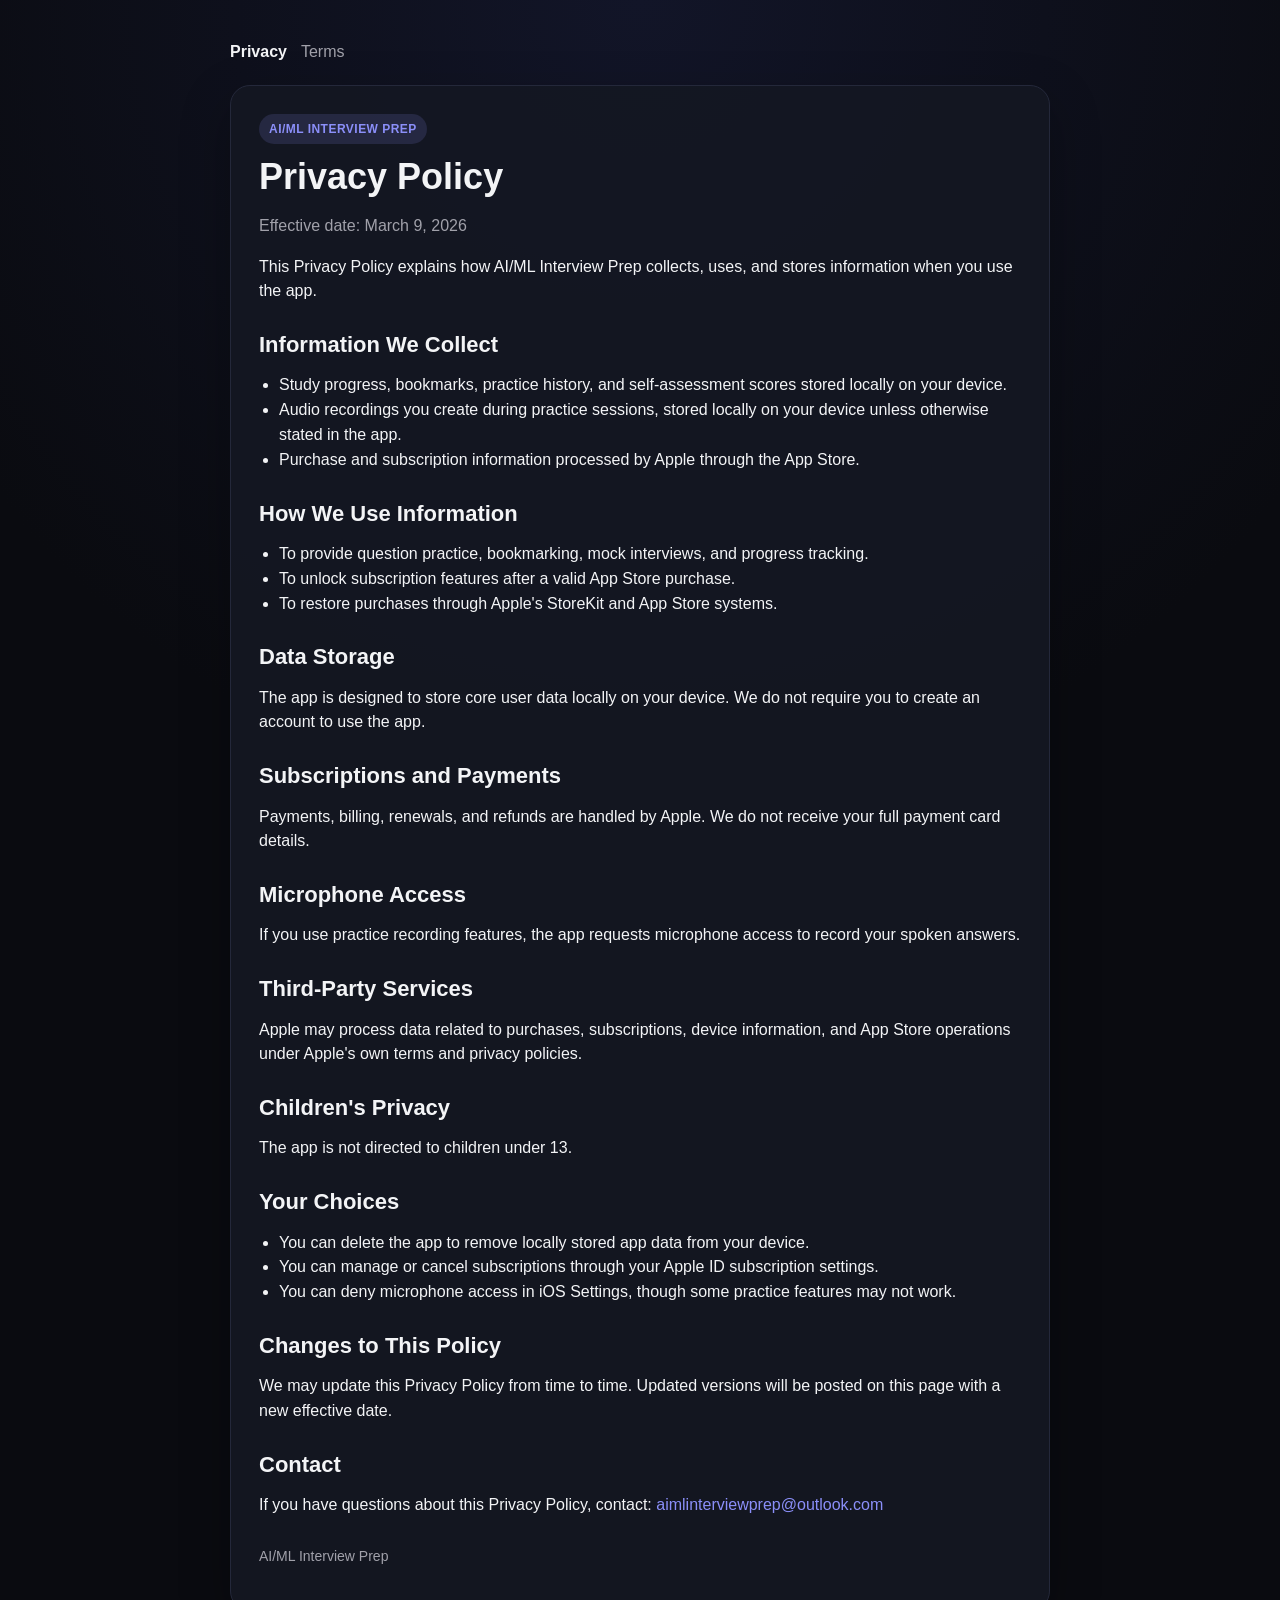
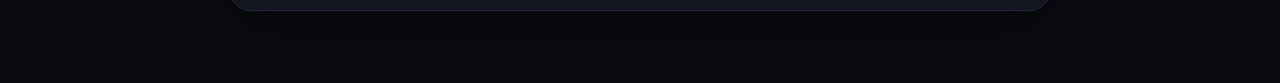
<file: index.html>
<!doctype html>
<html lang="en">
<head>
  <meta charset="utf-8">
  <meta http-equiv="refresh" content="0; url=privacy/">
  <title>ML Interview Prep – Legal</title>
</head>
<body>
  <a href="privacy/">Privacy Policy</a>
</body>
</html>
</file>
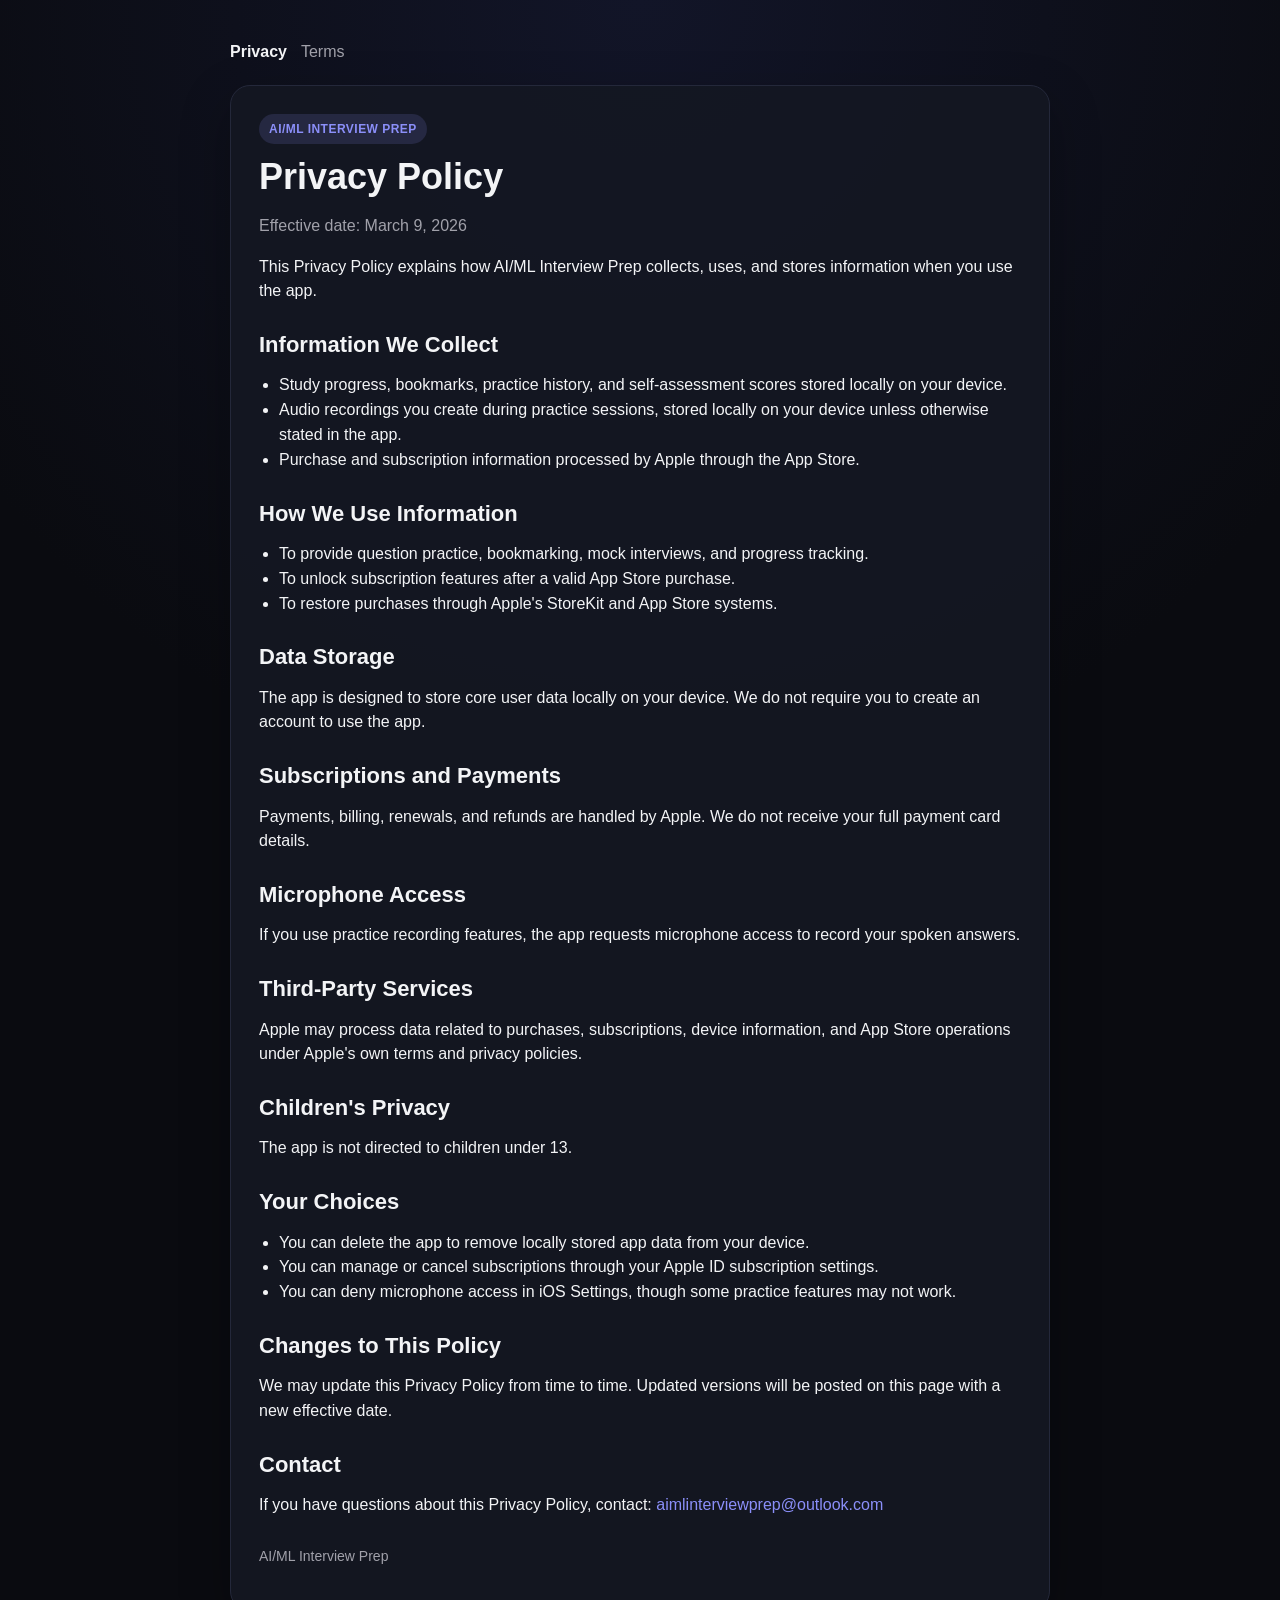
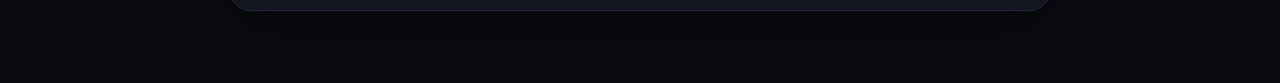
<file: privacy/index.html>
<!doctype html>
<html lang="en">
<head>
  <meta charset="utf-8">
  <meta name="viewport" content="width=device-width, initial-scale=1">
  <title>Privacy Policy | AI/ML Interview Prep</title>
  <link rel="stylesheet" href="../styles.css">
</head>
<body>
  <main class="page">
    <nav class="nav">
      <a class="active" href="../privacy/">Privacy</a>
      <a href="../terms/">Terms</a>
    </nav>

    <section class="card">
      <div class="eyebrow">AI/ML Interview Prep</div>
      <h1>Privacy Policy</h1>
      <p class="meta">Effective date: March 9, 2026</p>

      <p>
        This Privacy Policy explains how AI/ML Interview Prep collects, uses, and stores information when you use the app.
      </p>

      <h2>Information We Collect</h2>
      <ul>
        <li>Study progress, bookmarks, practice history, and self-assessment scores stored locally on your device.</li>
        <li>Audio recordings you create during practice sessions, stored locally on your device unless otherwise stated in the app.</li>
        <li>Purchase and subscription information processed by Apple through the App Store.</li>
      </ul>

      <h2>How We Use Information</h2>
      <ul>
        <li>To provide question practice, bookmarking, mock interviews, and progress tracking.</li>
        <li>To unlock subscription features after a valid App Store purchase.</li>
        <li>To restore purchases through Apple's StoreKit and App Store systems.</li>
      </ul>

      <h2>Data Storage</h2>
      <p>
        The app is designed to store core user data locally on your device. We do not require you to create an account to use the app.
      </p>

      <h2>Subscriptions and Payments</h2>
      <p>
        Payments, billing, renewals, and refunds are handled by Apple. We do not receive your full payment card details.
      </p>

      <h2>Microphone Access</h2>
      <p>
        If you use practice recording features, the app requests microphone access to record your spoken answers.
      </p>

      <h2>Third-Party Services</h2>
      <p>
        Apple may process data related to purchases, subscriptions, device information, and App Store operations under Apple's own terms and privacy policies.
      </p>

      <h2>Children's Privacy</h2>
      <p>
        The app is not directed to children under 13.
      </p>

      <h2>Your Choices</h2>
      <ul>
        <li>You can delete the app to remove locally stored app data from your device.</li>
        <li>You can manage or cancel subscriptions through your Apple ID subscription settings.</li>
        <li>You can deny microphone access in iOS Settings, though some practice features may not work.</li>
      </ul>

      <h2>Changes to This Policy</h2>
      <p>
        We may update this Privacy Policy from time to time. Updated versions will be posted on this page with a new effective date.
      </p>

      <h2>Contact</h2>
      <p>
        If you have questions about this Privacy Policy, contact: <a href="mailto:aimlinterviewprep@outlook.com">aimlinterviewprep@outlook.com</a>
      </p>

      <p class="footer">AI/ML Interview Prep</p>
    </section>
  </main>
</body>
</html>
</file>
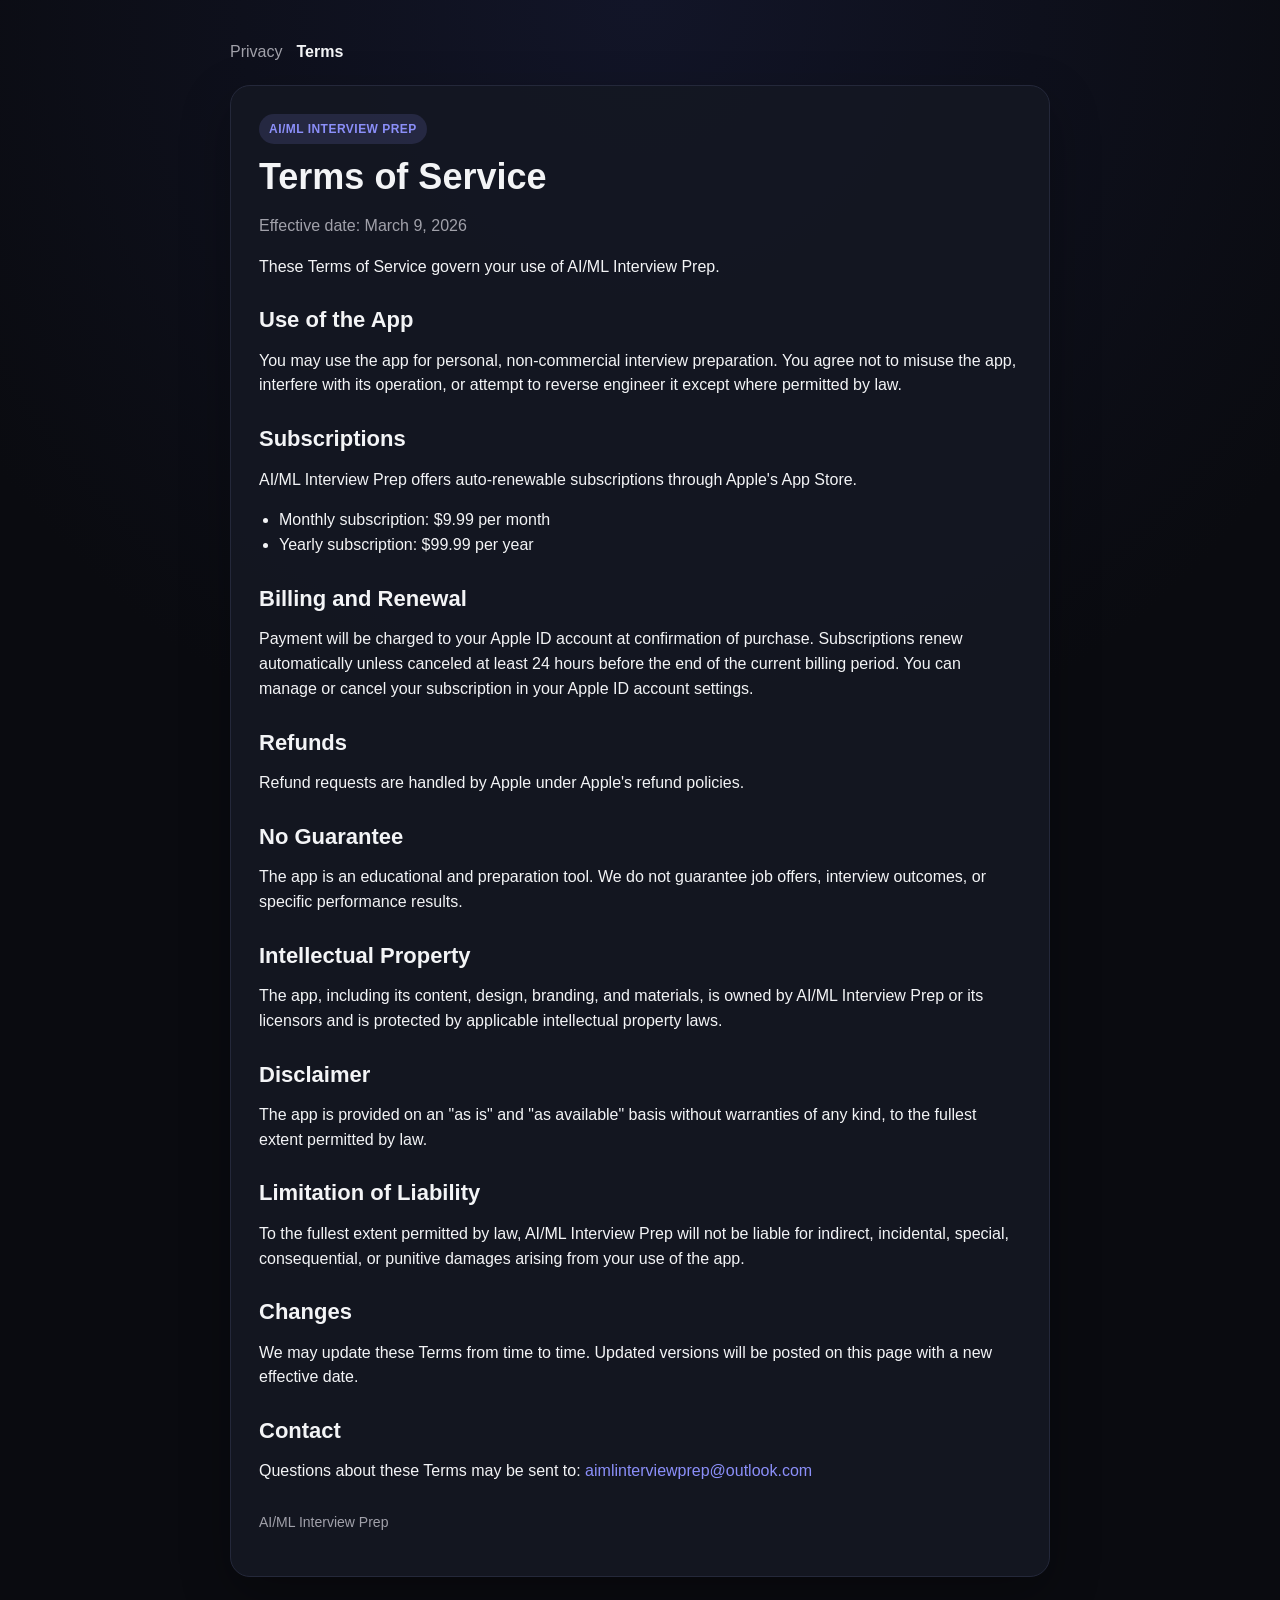
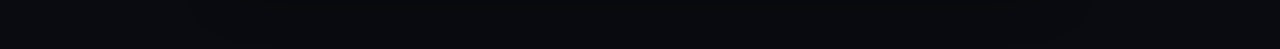
<file: terms/index.html>
<!doctype html>
<html lang="en">
<head>
  <meta charset="utf-8">
  <meta name="viewport" content="width=device-width, initial-scale=1">
  <title>Terms of Service | AI/ML Interview Prep</title>
  <link rel="stylesheet" href="../styles.css">
</head>
<body>
  <main class="page">
    <nav class="nav">
      <a href="../privacy/">Privacy</a>
      <a class="active" href="../terms/">Terms</a>
    </nav>

    <section class="card">
      <div class="eyebrow">AI/ML Interview Prep</div>
      <h1>Terms of Service</h1>
      <p class="meta">Effective date: March 9, 2026</p>

      <p>
        These Terms of Service govern your use of AI/ML Interview Prep.
      </p>

      <h2>Use of the App</h2>
      <p>
        You may use the app for personal, non-commercial interview preparation. You agree not to misuse the app, interfere with its operation, or attempt to reverse engineer it except where permitted by law.
      </p>

      <h2>Subscriptions</h2>
      <p>
        AI/ML Interview Prep offers auto-renewable subscriptions through Apple's App Store.
      </p>
      <ul>
        <li>Monthly subscription: $9.99 per month</li>
        <li>Yearly subscription: $99.99 per year</li>
      </ul>

      <h2>Billing and Renewal</h2>
      <p>
        Payment will be charged to your Apple ID account at confirmation of purchase. Subscriptions renew automatically unless canceled at least 24 hours before the end of the current billing period. You can manage or cancel your subscription in your Apple ID account settings.
      </p>

      <h2>Refunds</h2>
      <p>
        Refund requests are handled by Apple under Apple's refund policies.
      </p>

      <h2>No Guarantee</h2>
      <p>
        The app is an educational and preparation tool. We do not guarantee job offers, interview outcomes, or specific performance results.
      </p>

      <h2>Intellectual Property</h2>
      <p>
        The app, including its content, design, branding, and materials, is owned by AI/ML Interview Prep or its licensors and is protected by applicable intellectual property laws.
      </p>

      <h2>Disclaimer</h2>
      <p>
        The app is provided on an "as is" and "as available" basis without warranties of any kind, to the fullest extent permitted by law.
      </p>

      <h2>Limitation of Liability</h2>
      <p>
        To the fullest extent permitted by law, AI/ML Interview Prep will not be liable for indirect, incidental, special, consequential, or punitive damages arising from your use of the app.
      </p>

      <h2>Changes</h2>
      <p>
        We may update these Terms from time to time. Updated versions will be posted on this page with a new effective date.
      </p>

      <h2>Contact</h2>
      <p>
        Questions about these Terms may be sent to: <a href="mailto:aimlinterviewprep@outlook.com">aimlinterviewprep@outlook.com</a>
      </p>

      <p class="footer">AI/ML Interview Prep</p>
    </section>
  </main>
</body>
</html>
</file>
<file: styles.css>
:root {
  --bg: #0a0b10;
  --panel: #141722;
  --text: #f3f4f6;
  --muted: #a1a1aa;
  --accent: #8b8ff9;
  --accent-2: #6d28d9;
  --border: #24283a;
  --maxw: 860px;
}

* {
  box-sizing: border-box;
}

html, body {
  margin: 0;
  padding: 0;
  background: radial-gradient(circle at top, #121528 0%, var(--bg) 45%);
  color: var(--text);
  font-family: -apple-system, BlinkMacSystemFont, "Segoe UI", sans-serif;
  line-height: 1.55;
}

a {
  color: var(--accent);
  text-decoration: none;
}

a:hover {
  text-decoration: underline;
}

.page {
  max-width: var(--maxw);
  margin: 0 auto;
  padding: 40px 20px 72px;
}

.card {
  background: rgba(20, 23, 34, 0.92);
  border: 1px solid var(--border);
  border-radius: 20px;
  padding: 28px;
  box-shadow: 0 18px 50px rgba(0, 0, 0, 0.28);
}

.eyebrow {
  display: inline-block;
  margin-bottom: 12px;
  padding: 6px 10px;
  border-radius: 999px;
  background: rgba(139, 143, 249, 0.15);
  color: var(--accent);
  font-size: 12px;
  font-weight: 700;
  letter-spacing: 0.04em;
  text-transform: uppercase;
}

h1, h2, h3 {
  margin: 0 0 12px;
  line-height: 1.15;
}

h1 {
  font-size: 36px;
}

h2 {
  margin-top: 28px;
  font-size: 22px;
}

p, li {
  color: var(--text);
  font-size: 16px;
}

ul {
  padding-left: 20px;
}

.muted, .meta {
  color: var(--muted);
}

.nav {
  display: flex;
  gap: 14px;
  margin-bottom: 20px;
}

.nav a {
  color: var(--muted);
}

.nav a.active {
  color: var(--text);
  font-weight: 600;
}

.footer {
  margin-top: 28px;
  color: var(--muted);
  font-size: 14px;
}

@media (max-width: 640px) {
  .page {
    padding: 20px 14px 40px;
  }

  .card {
    padding: 20px;
    border-radius: 16px;
  }

  h1 {
    font-size: 28px;
  }
}
</file>
